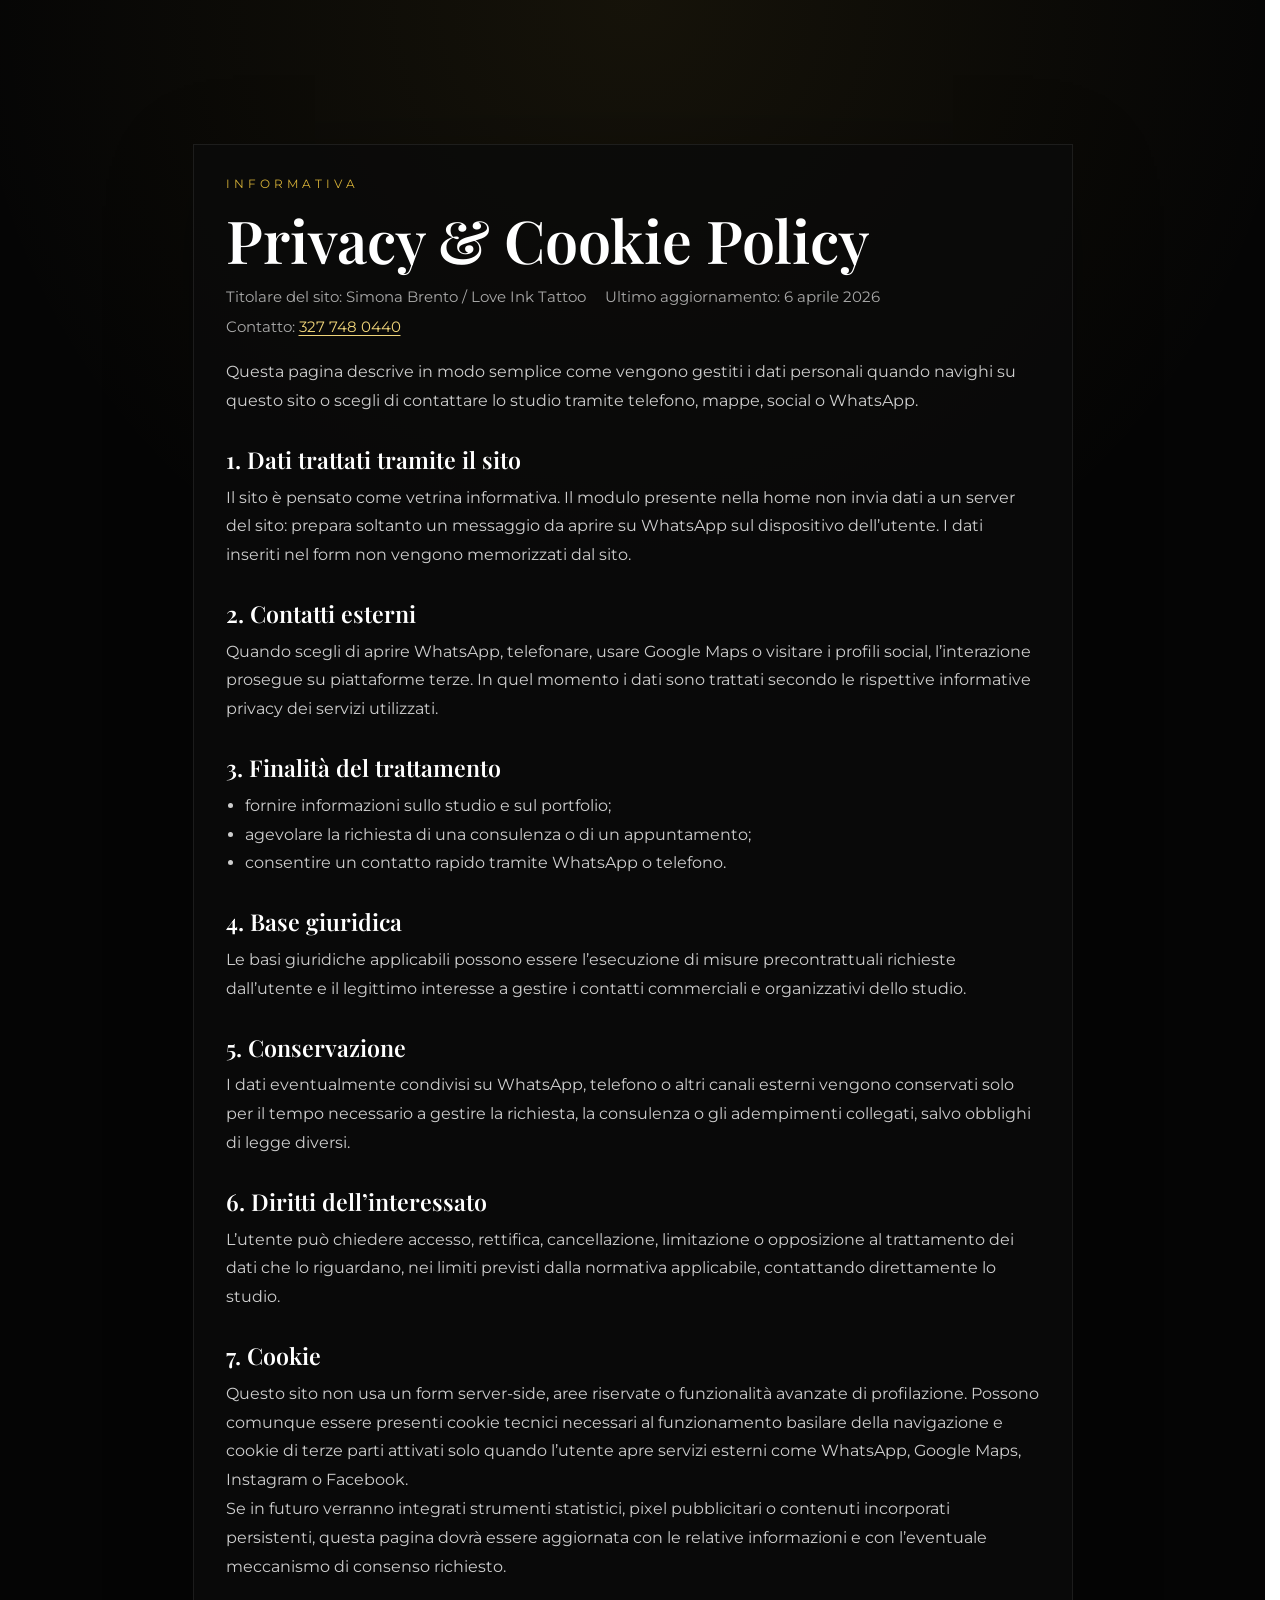
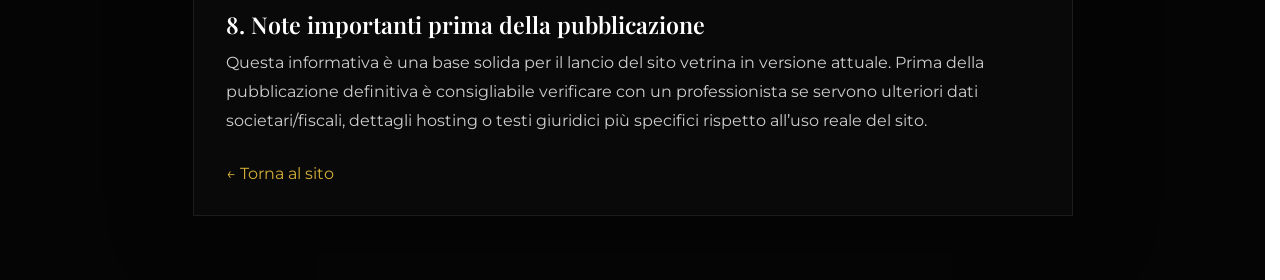
<file: privacy.html>
<!DOCTYPE html>
<html lang="it">
<head>
    <meta charset="UTF-8">
    <meta name="viewport" content="width=device-width, initial-scale=1.0">
    <meta name="robots" content="index,follow">
    <meta name="description" content="Informativa privacy e cookie del sito Love Ink Tattoo Bari.">
    <meta name="theme-color" content="#050505">
    <title>Privacy & Cookie Policy | Love Ink Tattoo Bari</title>
    <link rel="preconnect" href="https://fonts.googleapis.com">
    <link rel="preconnect" href="https://fonts.gstatic.com" crossorigin>
    <link href="https://fonts.googleapis.com/css2?family=Montserrat:wght@300;400;500;600;700&family=Playfair+Display:wght@400;600&display=swap" rel="stylesheet">
    <link rel="stylesheet" href="style.css?v=17">
</head>
<body>
    <main class="legal-page">
        <section class="legal-shell">
            <span class="since">Informativa</span>
            <h1>Privacy & Cookie Policy</h1>
            <div class="legal-meta">
                <span>Titolare del sito: Simona Brento / Love Ink Tattoo</span>
                <span>Ultimo aggiornamento: 6 aprile 2026</span>
                <span>Contatto: <a class="inline-link hover-target" href="tel:+393277480440">327 748 0440</a></span>
            </div>
            <p>Questa pagina descrive in modo semplice come vengono gestiti i dati personali quando navighi su questo sito o scegli di contattare lo studio tramite telefono, mappe, social o WhatsApp.</p>

            <h2>1. Dati trattati tramite il sito</h2>
            <p>Il sito è pensato come vetrina informativa. Il modulo presente nella home non invia dati a un server del sito: prepara soltanto un messaggio da aprire su WhatsApp sul dispositivo dell’utente. I dati inseriti nel form non vengono memorizzati dal sito.</p>

            <h2>2. Contatti esterni</h2>
            <p>Quando scegli di aprire WhatsApp, telefonare, usare Google Maps o visitare i profili social, l’interazione prosegue su piattaforme terze. In quel momento i dati sono trattati secondo le rispettive informative privacy dei servizi utilizzati.</p>

            <h2>3. Finalità del trattamento</h2>
            <ul>
                <li>fornire informazioni sullo studio e sul portfolio;</li>
                <li>agevolare la richiesta di una consulenza o di un appuntamento;</li>
                <li>consentire un contatto rapido tramite WhatsApp o telefono.</li>
            </ul>

            <h2>4. Base giuridica</h2>
            <p>Le basi giuridiche applicabili possono essere l’esecuzione di misure precontrattuali richieste dall’utente e il legittimo interesse a gestire i contatti commerciali e organizzativi dello studio.</p>

            <h2>5. Conservazione</h2>
            <p>I dati eventualmente condivisi su WhatsApp, telefono o altri canali esterni vengono conservati solo per il tempo necessario a gestire la richiesta, la consulenza o gli adempimenti collegati, salvo obblighi di legge diversi.</p>

            <h2>6. Diritti dell’interessato</h2>
            <p>L’utente può chiedere accesso, rettifica, cancellazione, limitazione o opposizione al trattamento dei dati che lo riguardano, nei limiti previsti dalla normativa applicabile, contattando direttamente lo studio.</p>

            <h2 id="cookie">7. Cookie</h2>
            <p>Questo sito non usa un form server-side, aree riservate o funzionalità avanzate di profilazione. Possono comunque essere presenti cookie tecnici necessari al funzionamento basilare della navigazione e cookie di terze parti attivati solo quando l’utente apre servizi esterni come WhatsApp, Google Maps, Instagram o Facebook.</p>
            <p>Se in futuro verranno integrati strumenti statistici, pixel pubblicitari o contenuti incorporati persistenti, questa pagina dovrà essere aggiornata con le relative informazioni e con l’eventuale meccanismo di consenso richiesto.</p>

            <h2>8. Note importanti prima della pubblicazione</h2>
            <p>Questa informativa è una base solida per il lancio del sito vetrina in versione attuale. Prima della pubblicazione definitiva è consigliabile verificare con un professionista se servono ulteriori dati societari/fiscali, dettagli hosting o testi giuridici più specifici rispetto all’uso reale del sito.</p>

            <a href="./index.html" class="legal-back hover-target">← Torna al sito</a>
        </section>
    </main>
</body>
</html>
</file>
<file: style.css>
:root {
    --bg: #050505;
    --bg-soft: #0d0d0d;
    --panel: rgba(255, 255, 255, 0.04);
    --panel-border: rgba(255, 255, 255, 0.08);
    --text: #ffffff;
    --muted: #b8b8b8;
    --gold: #d4af37;
    --gold-soft: rgba(212, 175, 55, 0.22);
    --cursor-default: #d4af37;
    --cursor-link: #c62828;
    --cursor-image: #ffffff;
    --radius: 24px;
    --shadow-soft: 0 12px 40px rgba(0, 0, 0, 0.35);
}

* {
    margin: 0;
    padding: 0;
    box-sizing: border-box;
    cursor: auto;
}

body, input, textarea, select, button {
    -webkit-font-smoothing: antialiased;
    text-rendering: optimizeLegibility;
}

html {
    scroll-behavior: smooth;
    scrollbar-gutter: stable;
}

body {
    background:
        radial-gradient(circle at top, rgba(120, 15, 15, 0.16), transparent 28%),
        linear-gradient(to bottom, #050505 0%, #030303 100%);
    color: var(--text);
    font-family: 'Montserrat', sans-serif;
    overflow-x: hidden;
    overflow-y: scroll;
}

a {
    color: inherit;
}

img,
video {
    max-width: 100%;
}

img {
    height: auto;
}


a:focus-visible,
button:focus-visible,
input:focus-visible,
textarea:focus-visible {
    outline: 2px solid var(--gold);
    outline-offset: 4px;
}

@media (prefers-reduced-motion: reduce) {
    html {
        scroll-behavior: auto;
    }

    *,
    *::before,
    *::after {
        animation-duration: 0.01ms !important;
        animation-iteration-count: 1 !important;
        transition-duration: 0.01ms !important;
    }

    .preloader-logo {
        animation: none !important;
    }

    #preloader,
    #preloader.is-hiding {
        transition: opacity 0.35s ease, visibility 0.35s ease;
    }
}


.section-shell {
    width: min(1200px, calc(100% - 40px));
    margin: 0 auto;
}

.section-shell.narrow {
    width: min(860px, calc(100% - 40px));
}


body.preloading {
    overflow: hidden;
}

body.preloading #preloader {
    display: block;
}

body.preloading nav,
body.preloading .whatsapp-float {
    opacity: 0;
    pointer-events: none;
}

body.preloading .hero > .hero-content {
    opacity: 1 !important;
}

body.preloading .hero > .hero-content .hero-logo {
    opacity: 1 !important;
    transform: translateY(0) scale(1) !important;
    animation: heartbeatReal 1.35s cubic-bezier(0.215, 0.61, 0.355, 1) infinite !important;
    transform-origin: center center;
    will-change: transform, filter;
    filter:
        brightness(1.2) contrast(1.1)
        drop-shadow(0 0 16px rgba(255, 255, 255, 0.18))
        drop-shadow(0 0 30px rgba(212, 175, 55, 0.16))
        drop-shadow(0 0 44px rgba(170, 20, 20, 0.14));
}

body.preloading .hero > .hero-content .hero-subtitle,
body.preloading .hero > .hero-content .hero-btns {
    opacity: 0 !important;
    visibility: hidden;
    pointer-events: none;
}

#preloader {
    position: fixed;
    inset: 0;
    background:
        radial-gradient(circle at center, rgba(170, 20, 20, 0.18) 0%, rgba(0, 0, 0, 0) 30%),
        linear-gradient(to bottom, #070707 0%, #000000 100%);
    z-index: 9;
    opacity: 1;
    visibility: visible;
    display: block;
    pointer-events: all;
    transition: opacity 1.15s ease, visibility 1.15s ease;
}

#preloader.is-hiding {
    opacity: 0;
    visibility: hidden;
}


body.preloading .hero > .hero-content .hero-main {
    display: inline-flex;
    flex-direction: column;
    align-items: center;
    justify-content: center;
    transform-origin: center center;
    animation: heroHeartbeatWrap 1.35s cubic-bezier(0.215, 0.61, 0.355, 1) infinite !important;
    will-change: transform, filter;
}

body.preloading .hero > .hero-content .hero-logo {
    animation: none !important;
}

@keyframes heroHeartbeatWrap {
    0% {
        transform: scale(1);
        filter: brightness(1.02);
    }
    10% {
        transform: scale(1.02);
        filter: brightness(1.04);
    }
    18% {
        transform: scale(1.085);
        filter: brightness(1.12);
    }
    28% {
        transform: scale(1.01);
        filter: brightness(1.03);
    }
    42% {
        transform: scale(1.055);
        filter: brightness(1.08);
    }
    58% {
        transform: scale(1);
        filter: brightness(1.02);
    }
    100% {
        transform: scale(1);
        filter: brightness(1.02);
    }
}

@keyframes heartbeatReal {
    0% {
        transform: scale(1);
        filter:
            brightness(1.16) contrast(1.08)
            drop-shadow(0 0 12px rgba(255, 255, 255, 0.14))
            drop-shadow(0 0 24px rgba(212, 175, 55, 0.12))
            drop-shadow(0 0 34px rgba(170, 20, 20, 0.10));
    }
    12% {
        transform: scale(1.035);
    }
    22% {
        transform: scale(1.09);
        filter:
            brightness(1.26) contrast(1.14)
            drop-shadow(0 0 18px rgba(255, 255, 255, 0.20))
            drop-shadow(0 0 34px rgba(212, 175, 55, 0.20))
            drop-shadow(0 0 50px rgba(170, 20, 20, 0.18));
    }
    34% {
        transform: scale(1.015);
    }
    48% {
        transform: scale(1);
    }
    60% {
        transform: scale(1.04);
    }
    72% {
        transform: scale(1.1);
        filter:
            brightness(1.28) contrast(1.15)
            drop-shadow(0 0 20px rgba(255, 255, 255, 0.22))
            drop-shadow(0 0 38px rgba(212, 175, 55, 0.22))
            drop-shadow(0 0 56px rgba(170, 20, 20, 0.20));
    }
    84% {
        transform: scale(1.012);
    }
    100% {
        transform: scale(1);
        filter:
            brightness(1.16) contrast(1.08)
            drop-shadow(0 0 12px rgba(255, 255, 255, 0.14))
            drop-shadow(0 0 24px rgba(212, 175, 55, 0.12))
            drop-shadow(0 0 34px rgba(170, 20, 20, 0.10));
    }
}

.grain-overlay {
    position: fixed;
    inset: 0;
    background: radial-gradient(circle at 20% 20%, rgba(255,255,255,0.035), transparent 22%), radial-gradient(circle at 80% 0%, rgba(212,175,55,0.05), transparent 18%), radial-gradient(circle at 50% 100%, rgba(170,20,20,0.05), transparent 24%);
    opacity: 0.35;
    pointer-events: none;
    z-index: 9998;
}

.cursor {
    width: 26px;
    height: 26px;
    background: var(--cursor-default);
    border-radius: 50%;
    position: fixed;
    top: 0;
    left: 0;
    pointer-events: none;
    z-index: 40000;
    transform: translate(-50%, -50%) scale(1);
    transition:
        width 0.3s ease,
        height 0.3s ease,
        opacity 0.3s ease,
        transform 0.25s ease,
        background-color 0.25s ease,
        border-color 0.25s ease,
        box-shadow 0.25s ease;
}

.cursor-active {
    width: 62px;
    height: 62px;
    opacity: 0.52;
}

.cursor-link {
    background: var(--cursor-link);
    box-shadow: 0 0 18px rgba(198, 40, 40, 0.35);
}

.cursor-link.cursor-nav,
.cursor-link.cursor-whatsapp {
    background: var(--cursor-link);
    box-shadow: 0 0 18px rgba(198, 40, 40, 0.35);
}

.cursor-image {
    background: var(--cursor-image);
    box-shadow: 0 0 18px rgba(255, 255, 255, 0.28);
    transform: translate(-50%, -50%) scale(1.14);
}

.cursor-text {
    width: 42px;
    height: 42px;
    background: transparent;
    border: 2px solid rgba(212, 175, 55, 0.72);
    box-shadow: 0 0 16px rgba(212, 175, 55, 0.18);
    opacity: 0.95;
}


.cursor-compact {
    width: 22px;
    height: 22px;
    opacity: 0.98;
}

nav {
    position: fixed;
    top: 0;
    width: 100%;
    padding: 28px 42px 58px;
    display: flex;
    justify-content: space-between;
    align-items: flex-start;
    z-index: 1000;
    backdrop-filter: blur(14px);
    -webkit-backdrop-filter: blur(14px);
    background: linear-gradient(to bottom,
        rgba(0, 0, 0, 0.46) 0%,
        rgba(0, 0, 0, 0.34) 38%,
        rgba(0, 0, 0, 0.20) 64%,
        rgba(0, 0, 0, 0.09) 82%,
        rgba(0, 0, 0, 0.02) 92%,
        rgba(0, 0, 0, 0) 100%);
    border-bottom: none;
    isolation: isolate;
    mask-image: linear-gradient(to bottom,
        rgba(0, 0, 0, 1) 0%,
        rgba(0, 0, 0, 1) 58%,
        rgba(0, 0, 0, 0.92) 72%,
        rgba(0, 0, 0, 0.62) 84%,
        rgba(0, 0, 0, 0.24) 93%,
        rgba(0, 0, 0, 0) 100%);
    -webkit-mask-image: linear-gradient(to bottom,
        rgba(0, 0, 0, 1) 0%,
        rgba(0, 0, 0, 1) 58%,
        rgba(0, 0, 0, 0.92) 72%,
        rgba(0, 0, 0, 0.62) 84%,
        rgba(0, 0, 0, 0.24) 93%,
        rgba(0, 0, 0, 0) 100%);
}

nav::before {
    content: "";
    position: absolute;
    left: 0;
    right: 0;
    bottom: 30px;
    height: 1px;
    background: linear-gradient(to right, transparent 0%, rgba(255, 255, 255, 0.03) 18%, rgba(255, 255, 255, 0.07) 50%, rgba(255, 255, 255, 0.03) 82%, transparent 100%);
    pointer-events: none;
    opacity: 0.45;
}

nav::after {
    content: "";
    position: absolute;
    left: 0;
    right: 0;
    bottom: -18px;
    height: 72px;
    background: linear-gradient(to bottom,
        rgba(0, 0, 0, 0.10) 0%,
        rgba(0, 0, 0, 0.07) 20%,
        rgba(0, 0, 0, 0.04) 44%,
        rgba(0, 0, 0, 0.015) 72%,
        rgba(0, 0, 0, 0) 100%);
    filter: blur(8px);
    pointer-events: none;
}


.nav-brand,
nav ul {
    position: relative;
    z-index: 1;
}

.nav-brand {
    font-family: 'Playfair Display', serif;
    letter-spacing: 5px;
    font-size: 0.85rem;
}

nav ul {
    display: flex;
    align-items: center;
    gap: 4px;
    list-style: none;
}

nav a {
    color: white;
    text-decoration: none;
    font-size: 0.72rem;
    letter-spacing: 3px;
    text-transform: uppercase;
    padding: 14px 18px;
    display: inline-block;
    position: relative;
    z-index: 1001;
    transition: color 0.3s ease;
}

nav a:hover {
    color: var(--gold);
}

.hero {
    min-height: 100vh;
    display: flex;
    align-items: center;
    justify-content: center;
    position: relative;
}

.hero-video-stack {
    position: absolute;
    inset: 0;
    z-index: -1;
    overflow: hidden;
}

.bg-video {
    position: absolute;
    inset: 0;
    width: 100%;
    height: 100%;
    object-fit: cover;
    opacity: 0;
    transition: opacity 0.9s ease-in-out;
}

.bg-video.is-visible {
    opacity: 1;
}

.hero-overlay {
    position: absolute;
    inset: 0;
    background:
        linear-gradient(to bottom, rgba(0,0,0,0.50), rgba(0,0,0,0.72)),
        radial-gradient(circle at center, rgba(0,0,0,0.10), rgba(0,0,0,0.65));
    z-index: 1;
}

.hero-content {
    position: relative;
    z-index: 10;
    width: 100%;
    min-height: 100vh;
    display: grid;
    place-items: center;
    text-align: center;
    opacity: 0;
    transition: opacity 1.2s ease;
}

.hero-content.hero-visible {
    opacity: 1;
}

.hero-logo {
    width: min(82vw, 430px);
    height: auto;
    display: block;
    margin: 0 auto 26px;
    filter:
        drop-shadow(0 0 10px rgba(255, 70, 70, 0.14))
        drop-shadow(0 0 22px rgba(212, 175, 55, 0.07));
    opacity: 0;
    transform: translateY(10px) scale(0.992);
    transition: opacity 0.95s ease 0.08s, transform 1.05s cubic-bezier(0.22, 1, 0.36, 1) 0.08s;
}

.hero-content.hero-visible .hero-logo {
    opacity: 1;
    transform: translateY(0) scale(1);
}

.hero-subtitle {
    color: rgba(255, 255, 255, 0.78);
    letter-spacing: 4px;
    text-transform: uppercase;
    font-size: 0.72rem;
    margin-bottom: 30px;
    opacity: 0;
    transform: translateY(14px);
    transition: opacity 0.9s ease 0.18s, transform 0.9s cubic-bezier(0.22, 1, 0.36, 1) 0.18s;
}

.hero-content.hero-visible .hero-subtitle {
    opacity: 1;
    transform: translateY(0);
}

.hero-btns {
    opacity: 0;
    transform: translateY(24px) scale(0.985);
    transition: opacity 1.1s ease 0.32s, transform 1.1s cubic-bezier(0.22, 1, 0.36, 1) 0.32s;
    display: flex;
    gap: 14px;
    flex-wrap: wrap;
    justify-content: center;
}

.hero-content.hero-visible .hero-btns {
    opacity: 1;
    transform: translateY(0) scale(1);
}

.book-btn,
.back-link,
.ghost-btn,
.whatsapp-float {
    display: inline-flex;
    align-items: center;
    justify-content: center;
    position: relative;
    z-index: 1001;
    padding: 16px 30px;
    border: 1.5px solid #ffffff;
    color: #ffffff;
    text-decoration: none;
    font-size: 0.72rem;
    letter-spacing: 3px;
    text-transform: uppercase;
    background: rgba(255, 255, 255, 0.05);
    transition: background 0.35s ease, color 0.35s ease, box-shadow 0.35s ease, transform 0.3s ease, border-color 0.35s ease;
    overflow: visible;
    border-radius: 999px;
    line-height: 1;
}

.book-btn:hover,
.back-link:hover,
.ghost-btn:hover,
.whatsapp-float:hover {
    background: var(--gold);
    color: #000000 !important;
    border-color: var(--gold);
    box-shadow: 0 0 24px rgba(212, 175, 55, 0.30);
    transform: translateY(-2px);
}

.ghost-btn {
    background: rgba(255, 255, 255, 0.02);
}

.whatsapp-float {
    position: fixed;
    right: 22px;
    bottom: 22px;
    z-index: 1200;
    background: rgba(8, 8, 8, 0.82);
    backdrop-filter: blur(12px);
    border-color: rgba(255,255,255,0.14);
    box-shadow: 0 12px 30px rgba(0,0,0,0.28);
}

.particle {
    position: absolute;
    background: var(--gold);
    border-radius: 50%;
    pointer-events: none;
    z-index: -1;
    animation: particle-move 0.8s ease-out forwards;
}

@keyframes particle-move {
    0% { transform: translate(0, 0) scale(1); opacity: 1; }
    100% { transform: translate(var(--x), var(--y)) scale(0); opacity: 0; }
}

section {
    padding: 120px 0;
}


main[id],
section[id],
h2[id] {
    scroll-margin-top: 120px;
}

@media (max-width: 768px) {
    main[id],
    section[id],
    h2[id] {
        scroll-margin-top: 96px;
    }
}

.since {
    display: block;
    font-size: 0.72rem;
    color: var(--gold);
    letter-spacing: 4px;
    margin-bottom: 18px;
    text-transform: uppercase;
}

h1,
h2 {
    font-family: 'Playfair Display', serif;
    font-size: clamp(2.2rem, 5vw, 3.7rem);
    font-weight: 600;
    line-height: 1.06;
    margin-bottom: 24px;
}

h3 {
    font-family: 'Playfair Display', serif;
    font-size: 1.5rem;
    font-weight: 600;
    margin-bottom: 16px;
}

.section-head {
    text-align: center;
    width: min(760px, 100%);
    margin: 0 auto 54px;
}

.section-head p,
.about-copy,
.info-card p,
.booking-copy p {
    color: var(--muted);
    line-height: 1.95;
    font-size: 1rem;
}


.about {
    padding-top: 110px;
}

.about-shell {
    display: grid;
    grid-template-columns: minmax(280px, 380px) minmax(0, 1fr);
    gap: 34px;
    align-items: center;
}

.artist-portrait {
    margin: 0;
    background: var(--panel);
    border: 1px solid var(--panel-border);
    border-radius: 28px;
    overflow: hidden;
    box-shadow: var(--shadow-soft);
    aspect-ratio: 4 / 5;
}

.artist-portrait img {
    width: 100%;
    height: 100%;
    display: block;
    object-fit: cover;
}

.about-copy-wrap {
    max-width: 680px;
}

.about-copy-main {
    color: #fff;
    font-size: 1.08rem;
}

.artist-notes {
    list-style: none;
    margin: 26px 0 0;
    padding: 0;
    display: grid;
    gap: 12px;
}

.artist-notes li {
    color: var(--muted);
    border-top: 1px solid rgba(255,255,255,0.08);
    padding-top: 12px;
}

.about-copy {
    text-align: left;
    font-size: 1.08rem;
}

.experience {
    padding-top: 20px;
}

.experience-grid {
    display: grid;
    grid-template-columns: repeat(3, 1fr);
    gap: 24px;
}

.info-card {
    background: var(--panel);
    border: 1px solid var(--panel-border);
    border-radius: var(--radius);
    padding: 32px 28px;
    box-shadow: var(--shadow-soft);
    text-align: left;
}

.card-kicker {
    display: inline-block;
    margin-bottom: 14px;
    color: var(--gold);
    font-size: 0.72rem;
    text-transform: uppercase;
    letter-spacing: 3px;
}

.portfolio {
    padding-top: 40px;
}

.grid {
    display: grid;
    gap: 22px;
}

.featured-grid {
    grid-template-columns: 1.05fr 1fr 1fr;
    grid-auto-rows: 300px;
}

.gallery-grid {
    grid-template-columns: repeat(3, 1fr);
    grid-auto-rows: 290px;
}

.grid-item {
    overflow: hidden;
    background: #101010;
    border-radius: 22px;
    border: 1px solid rgba(255, 255, 255, 0.05);
    box-shadow: var(--shadow-soft);
    min-height: 260px;
}

.grid-item img {
    width: 100%;
    height: 100%;
    object-fit: cover;
    filter: grayscale(1);
    transition: transform 1.1s cubic-bezier(0.19, 1, 0.22, 1), filter 0.8s ease;
    display: block;
}

.grid-item:hover img {
    filter: grayscale(0);
    transform: scale(1.06);
}

.grid-item.tall {
    grid-row: span 2;
}

.grid-item.wide {
    grid-column: span 2;
}

.center-btn {
    display: flex;
    justify-content: center;
    margin-top: 34px;
}

.booking {
    padding-top: 40px;
}

.booking-shell {
    display: grid;
    grid-template-columns: 0.95fr 1.05fr;
    gap: 28px;
    align-items: start;
}

.highlights-grid,
.experience-grid {
    display: grid;
    grid-template-columns: repeat(3, 1fr);
    gap: 22px;
}

.studio-highlights {
    padding-top: 40px;
    padding-bottom: 20px;
}

.booking-copy,
.booking-form {
    background: var(--panel);
    border: 1px solid var(--panel-border);
    border-radius: var(--radius);
    padding: 34px 30px;
    box-shadow: var(--shadow-soft);
}

.booking-shell {
    display: grid;
    grid-template-columns: minmax(320px, 0.95fr) minmax(360px, 1.05fr);
    gap: 24px;
    align-items: start;
}

input,
textarea,
select {
    width: 100%;
    border-radius: 0;
}

.form-field input,
.form-field textarea,
.form-field select {
    background: rgba(255,255,255,0.015);
}

.form-field input::placeholder,
.form-field textarea::placeholder {
    color: rgba(255,255,255,0.42);
}

.contact-list {
    display: flex;
    flex-direction: column;
    gap: 14px;
    margin-top: 28px;
}

.contact-list a,
.contact-list span {
    color: #fff;
    text-decoration: none;
    letter-spacing: 1px;
}

.booking-form {
    display: flex;
    flex-direction: column;
    gap: 18px;
}

.field-grid {
    display: grid;
    grid-template-columns: repeat(2, minmax(0, 1fr));
    gap: 18px;
}

.form-field {
    display: flex;
    flex-direction: column;
    gap: 10px;
}

.form-field label {
    font-size: 0.76rem;
    letter-spacing: 2px;
    text-transform: uppercase;
    color: rgba(255,255,255,0.84);
}

input,
textarea,
select {
    background: transparent;
    border: none;
    border-bottom: 1px solid rgba(255,255,255,0.16);
    padding: 18px 6px;
    color: white;
    font-family: inherit;
    font-size: 0.98rem;
}

input:focus,
textarea:focus {
    outline: none;
    border-bottom: 1px solid var(--gold);
}

.skip-link {
    position: absolute;
    left: 16px;
    top: -48px;
    background: #111;
    color: #fff;
    padding: 10px 14px;
    border-radius: 999px;
    z-index: 30000;
    text-decoration: none;
    transition: top 0.2s ease;
}

.skip-link:focus {
    top: 16px;
}

select {
    appearance: none;
    color: rgba(255,255,255,0.72);
    border-bottom: 1px solid rgba(255,255,255,0.16);
    transition: color 0.45s ease, border-color 0.45s ease, box-shadow 0.45s ease, background-color 0.45s ease;
}

select.has-value {
    color: rgba(255,255,255,0.98);
    border-bottom-color: rgba(196, 163, 111, 0.95);
    box-shadow: inset 0 -1px 0 rgba(196, 163, 111, 0.45);
}

select:focus {
    outline: none;
    border-bottom: 1px solid var(--gold);
}

select option {
    color: #111;
    background: #f7f4ee;
}

select optgroup {
    color: #6f5633;
    background: #f7f4ee;
    font-style: normal;
    font-weight: 700;
}

textarea {
    min-height: 140px;
    resize: vertical;
}

.form-note {
    color: var(--muted);
    font-size: 0.9rem;
    line-height: 1.7;
}

.form-actions {
    display: flex;
    flex-direction: column;
    gap: 10px;
    align-items: flex-start;
}

.form-status {
    color: var(--gold);
    min-height: 1.4em;
    font-size: 0.88rem;
}

.testimonials {
    padding-top: 30px;
}

.reviews-grid {
    display: grid;
    grid-template-columns: repeat(3, 1fr);
    gap: 22px;
    margin-top: 34px;
}

.review-card {
    min-height: 100%;
    background: linear-gradient(180deg, rgba(255,255,255,0.05), rgba(255,255,255,0.03));
    border: 1px solid var(--panel-border);
    border-radius: var(--radius);
    padding: 30px 26px;
    box-shadow: var(--shadow-soft);
}

.review-stars {
    color: var(--gold);
    letter-spacing: 4px;
    font-size: 0.92rem;
    margin-bottom: 18px;
}

.review-text {
    color: rgba(255,255,255,0.9);
    line-height: 1.9;
    font-size: 0.96rem;
}

.review-author {
    margin-top: 18px;
    color: var(--muted);
    letter-spacing: 0.08em;
    text-transform: uppercase;
    font-size: 0.72rem;
}

.gallery-toolbar {
    display: flex;
    flex-wrap: wrap;
    justify-content: center;
    gap: 10px;
    margin: 30px 0 26px;
}

.gallery-filter {
    border: 1px solid rgba(255,255,255,0.12);
    background: rgba(255,255,255,0.04);
    color: #fff;
    padding: 11px 16px;
    border-radius: 999px;
    letter-spacing: 2px;
    font-size: 0.68rem;
    text-transform: uppercase;
    transition: background-color 0.25s ease, border-color 0.25s ease, transform 0.25s ease;
}

.gallery-filter:hover,
.gallery-filter.is-active {
    background: rgba(198, 40, 40, 0.16);
    border-color: rgba(198, 40, 40, 0.42);
    transform: translateY(-1px);
}

.gallery-grid .grid-item.is-hidden {
    display: none;
}

.contact-footer {
    padding-top: 30px;
    padding-bottom: 80px;
}

.contact-footer p {
    color: white !important;
    letter-spacing: 3px;
    font-size: 0.8rem;
    line-height: 2.7;
    text-align: center;
}

.contact-footer a {
    color: white !important;
    text-decoration: none;
}

.socials {
    display: flex;
    justify-content: center;
    align-items: center;
    margin-top: 18px;
    flex-wrap: wrap;
    gap: 6px;
}

.socials a {
    color: white !important;
    text-decoration: none;
    letter-spacing: 3px;
    font-size: 0.78rem;
    display: inline-flex;
    align-items: center;
    justify-content: center;
    position: relative;
    padding: 8px 10px;
    line-height: 1;
    vertical-align: middle;
    z-index: 1001;
    overflow: visible;
}

.socials a:hover {
    color: var(--gold) !important;
}

.social-placeholder {
    color: rgba(255, 255, 255, 0.56);
    letter-spacing: 3px;
    font-size: 0.78rem;
    display: inline-flex;
    align-items: center;
    justify-content: center;
    padding: 8px 10px;
    line-height: 1;
}

.socials .sep {
    color: rgba(255, 255, 255, 0.2);
    font-size: 0.8rem;
    pointer-events: none;
    display: inline-flex;
    align-items: center;
    justify-content: center;
    line-height: 1;
    padding: 0 6px;
}

footer {
    padding: 36px 20px 54px;
    color: rgba(255,255,255,0.72);
    font-size: 0.66rem;
    letter-spacing: 4px;
    text-transform: uppercase;
    text-align: center;
}

.reveal {
    opacity: 0;
    transform: translateY(48px);
    transition: 1.1s cubic-bezier(0.19, 1, 0.22, 1);
}

.reveal.active {
    opacity: 1;
    transform: translateY(0);
}

.gallery-page nav {
    position: sticky;
    top: 0;
}

.gallery-section {
    padding-top: 70px;
}

@media (max-width: 1100px) {
    .highlights-grid,
    .experience-grid,
    .reviews-grid,
    .booking-shell,
    .gallery-grid,
    .featured-grid {
        grid-template-columns: 1fr 1fr;
    }

    .grid-item.wide {
        grid-column: span 2;
    }

    .grid-item.tall {
        grid-row: span 1;
    }
}

@media (max-width: 768px) {
    * {
        cursor: auto;
    }

    .cursor,
    .grain-overlay {
        display: none;
    }

    nav {
        padding: 18px 14px;
        justify-content: center;
        flex-direction: column;
        gap: 12px;
    }

    .nav-brand {
        text-align: center;
    }

    nav ul {
        display: flex;
        flex-wrap: wrap;
        justify-content: center;
        gap: 2px;
    }

    nav a {
        font-size: 0.64rem;
        letter-spacing: 2px;
        padding: 10px 12px;
    }

    section {
        padding: 86px 0;
    }

    .hero {
        min-height: 100svh;
    }

    .hero-content {
        min-height: 100svh;
    }

    .hero-logo {
        width: min(82vw, 320px);
    }

    .preloader-logo {
        width: min(82vw, 320px);
    }

    .hero-btns {
        flex-direction: column;
        width: 100%;
        align-items: center;
    }

    .book-btn,
    .back-link,
    .ghost-btn,
    .whatsapp-float {
        padding: 14px 22px;
        font-size: 0.7rem;
        letter-spacing: 2px;
        width: min(280px, 100%);
        text-align: center;
    }

    .whatsapp-float {
        right: 50%;
        transform: translateX(50%);
        bottom: 16px;
    }

    h1,
    h2 {
        font-size: 2rem;
    }

    .highlights-grid,
    .experience-grid,
    .reviews-grid,
    .booking-shell,
    .featured-grid,
    .gallery-grid,
    .grid,
    .field-grid {
        grid-template-columns: 1fr;
    }

    .grid-item,
    .grid-item.wide,
    .grid-item.tall {
        grid-column: auto;
        grid-row: auto;
        min-height: 280px;
    }

    .info-card,
    .booking-copy,
    .booking-form {
        padding: 26px 22px;
    }

    .contact-footer p {
        letter-spacing: 2px;
        font-size: 0.74rem;
    }

    .socials a,
    .social-placeholder {
        padding: 6px 8px;
        letter-spacing: 2px;
        font-size: 0.72rem;
    }
}

body.lightbox-open {
    overflow: hidden;
}

.gallery-trigger {
    outline: none;
}

.gallery-trigger:focus-visible {
    box-shadow: 0 0 0 2px rgba(212, 175, 55, 0.72);
    border-radius: 18px;
}

.gallery-trigger img {
    cursor: pointer;
}

.lightbox {
    position: fixed;
    inset: 0;
    background: rgba(2, 2, 2, 0.94);
    display: flex;
    align-items: center;
    justify-content: center;
    gap: 20px;
    padding: 32px;
    opacity: 0;
    visibility: hidden;
    pointer-events: none;
    z-index: 30000;
    transition: opacity 0.28s ease, visibility 0.28s ease;
}

.lightbox.is-open {
    opacity: 1;
    visibility: visible;
    pointer-events: auto;
}

.lightbox-figure {
    margin: 0;
    max-width: min(88vw, 1100px);
    width: 100%;
    display: flex;
    flex-direction: column;
    align-items: center;
    gap: 14px;
}

.lightbox-figure img {
    max-width: 100%;
    max-height: 82vh;
    width: auto;
    height: auto;
    object-fit: contain;
    border-radius: 18px;
    box-shadow: 0 24px 60px rgba(0, 0, 0, 0.5);
}

.lightbox figcaption {
    color: rgba(255,255,255,0.72);
    font-size: 0.8rem;
    letter-spacing: 0.08em;
    text-transform: uppercase;
    text-align: center;
}

.lightbox-close,
.lightbox-nav {
    border: 1px solid rgba(255,255,255,0.12);
    background: rgba(255,255,255,0.06);
    color: #fff;
    width: 52px;
    height: 52px;
    border-radius: 50%;
    display: inline-flex;
    align-items: center;
    justify-content: center;
    font-size: 1.8rem;
    line-height: 1;
    transition: transform 0.25s ease, background-color 0.25s ease, border-color 0.25s ease;
}

.lightbox-close:hover,
.lightbox-nav:hover {
    background: rgba(198, 40, 40, 0.18);
    border-color: rgba(198, 40, 40, 0.45);
    transform: scale(1.04);
}

.lightbox-close {
    position: absolute;
    top: 24px;
    right: 24px;
}

@media (max-width: 900px) {
    .lightbox {
        padding: 20px 14px 28px;
    }

    .lightbox-nav {
        position: absolute;
        bottom: 18px;
    }

    .lightbox-prev {
        left: calc(50% - 66px);
    }

    .lightbox-next {
        right: calc(50% - 66px);
    }

    .lightbox-close {
        top: 14px;
        right: 14px;
    }

    .lightbox-figure img {
        max-height: 76vh;
    }
}

@media (max-width: 768px) {
    .gallery-trigger { cursor: pointer; }
}

#preloader::after {
    content: "";
    position: absolute;
    inset: 0;
    background: radial-gradient(circle at center, rgba(255,255,255,0.025), transparent 42%);
    pointer-events: none;
}

@media (max-width: 768px) {
}

body:not(.preloading) .hero > .hero-content .hero-logo { animation: none; }


.hero-main {
    width: min(920px, calc(100% - 32px));
    margin: 0 auto;
}

.hero-title {
    width: fit-content;
    max-width: none;
    margin: 0 auto 18px;
    text-wrap: initial;
}

.hero-lead {
    width: min(720px, 100%);
    margin: 0 auto 22px;
    color: rgba(255,255,255,0.86);
    line-height: 1.9;
    font-size: 1.02rem;
}

.hero-meta,
.gallery-intro-meta {
    display: flex;
    justify-content: center;
    flex-wrap: wrap;
    gap: 10px;
    margin: 0 0 28px;
}

.hero-meta span,
.gallery-intro-meta span,
.booking-points li {
    border: 1px solid rgba(255,255,255,0.12);
    background: rgba(255,255,255,0.04);
    border-radius: 999px;
    padding: 10px 14px;
    color: rgba(255,255,255,0.88);
    font-size: 0.72rem;
    letter-spacing: 1.8px;
    text-transform: uppercase;
}

.trust-strip,
.proof,
.process,
.faq,
.gallery-cta {
    padding-top: 30px;
}

.trust-grid,
.process-grid,
.faq-grid {
    display: grid;
    grid-template-columns: repeat(2, 1fr);
    gap: 22px;
}

.trust-item,
.faq-item {
    background: var(--panel);
    border: 1px solid var(--panel-border);
    border-radius: var(--radius);
    padding: 28px 24px;
    box-shadow: var(--shadow-soft);
}

.trust-label {
    display: inline-block;
    margin-bottom: 14px;
    color: var(--gold);
    letter-spacing: 3px;
    text-transform: uppercase;
    font-size: 0.7rem;
}

.trust-item strong {
    display: block;
    font-family: 'Playfair Display', serif;
    font-size: 1.3rem;
    margin-bottom: 12px;
}

.trust-item p,
.gallery-cta-copy,
.faq-item p {
    color: var(--muted);
    line-height: 1.9;
}

.proof-grid .review-stars {
    font-size: 0.8rem;
    letter-spacing: 3px;
}

.booking-points {
    list-style: none;
    display: flex;
    flex-wrap: wrap;
    gap: 10px;
    margin: 24px 0 0;
    padding: 0;
}

.booking-points li {
    text-transform: none;
    letter-spacing: 0;
    font-size: 0.88rem;
    line-height: 1.5;
    border-radius: 18px;
}


.hero-title span {
    display: block;
    white-space: nowrap;
}

.faq-item summary {
    cursor: pointer;
    list-style: none;
    font-family: 'Playfair Display', serif;
    font-size: 1.22rem;
    margin-bottom: 0;
}

.faq-item[open] summary {
    margin-bottom: 14px;
}

.faq-item summary::-webkit-details-marker {
    display: none;
}

.hero-btns.is-static {
    opacity: 1;
    transform: none;
}

@media (max-width: 980px) {
    .booking-shell {
        grid-template-columns: 1fr;
    }

    .trust-grid,
    .process-grid,
    .faq-grid {
        grid-template-columns: 1fr;
    }
}

@media (max-width: 768px) {
    .booking-copy,
    .booking-form,
    .trust-item,
    .faq-item,
    .review-card {
        padding: 26px 20px;
    }

    .field-grid {
        grid-template-columns: 1fr;
    }

    .hero-title {
        width: fit-content;
        max-width: none;
    }

    .hero-lead {
        font-size: 0.96rem;
    }

    .hero-meta,
    .gallery-intro-meta,
    .booking-points {
        justify-content: flex-start;
    }

    .hero-main {
        width: min(100%, calc(100% - 24px));
    }
}

@media (prefers-reduced-motion: reduce) {
    .particle,
    .bg-video,
    .grid-item img,
    .hero-logo,
    .hero-subtitle,
    .hero-btns,
    .reveal {
        animation: none !important;
        transition: none !important;
        transform: none !important;
    }
}


@media (max-width: 640px) {
    .hero-video-stack {
        display: none;
    }

    .hero {
        background-image: linear-gradient(180deg, rgba(5, 5, 5, 0.55), rgba(5, 5, 5, 0.82)), url('hero-poster.jpg');
        background-size: cover;
        background-position: center;
    }
}


@media (max-width: 900px) {
    .about-shell {
        grid-template-columns: 1fr;
        gap: 24px;
    }

    .artist-portrait {
        max-width: 420px;
        width: 100%;
        justify-self: center;
    }

    .about-copy,
    .about-copy-main {
        text-align: center;
    }

    .artist-notes li {
        text-align: center;
    }
}


.gallery-page .gallery-grid {
    grid-auto-rows: 360px;
    gap: 22px;
}

.gallery-page .grid-item {
    display: flex;
    flex-direction: column;
    min-height: 0;
}

.gallery-page .grid-item .gallery-media {
    position: relative;
    flex: 1 1 auto;
    min-height: 0;
    overflow: hidden;
}

.gallery-page .grid-item img {
    height: 100%;
}

.gallery-page .gallery-caption {
    margin: 0;
    padding: 12px 14px 14px;
    color: rgba(255,255,255,0.78);
    font-size: 0.78rem;
    line-height: 1.45;
    letter-spacing: 0.02em;
    text-transform: none;
    background: rgba(255,255,255,0.02);
    border-top: 1px solid rgba(255,255,255,0.06);
}

@media (max-width: 980px) {
    .gallery-page .gallery-grid {
        grid-auto-rows: 330px;
    }
}

@media (max-width: 640px) {
    .gallery-page .gallery-grid {
        grid-auto-rows: auto;
    }

    .gallery-page .grid-item,
    .gallery-page .grid-item.wide,
    .gallery-page .grid-item.tall {
        grid-column: span 1;
        grid-row: span 1;
    }

    .gallery-page .grid-item .gallery-media {
        height: 300px;
    }
}


.back-to-top {
    position: fixed;
    right: 24px;
    bottom: 104px;
    width: 52px;
    height: 52px;
    border-radius: 50%;
    display: inline-flex;
    align-items: center;
    justify-content: center;
    background: rgba(8, 8, 8, 0.82);
    border: 1px solid rgba(212, 175, 55, 0.3);
    box-shadow: 0 14px 34px rgba(0, 0, 0, 0.28);
    color: var(--gold);
    font-size: 1.55rem;
    line-height: 1;
    text-decoration: none;
    opacity: 0;
    visibility: hidden;
    transform: translateY(14px);
    pointer-events: none;
    transition: opacity 0.28s ease, visibility 0.28s ease, transform 0.28s ease, background 0.28s ease, border-color 0.28s ease;
    z-index: 1200;
    -webkit-backdrop-filter: blur(10px);
    backdrop-filter: blur(10px);
}

.back-to-top:hover {
    background: rgba(18, 18, 18, 0.92);
    border-color: rgba(212, 175, 55, 0.55);
    transform: translateY(0);
}

.back-to-top.is-visible {
    opacity: 1;
    visibility: visible;
    transform: translateY(0);
    pointer-events: auto;
}

@media (max-width: 768px) {
    .back-to-top {
        right: 18px;
        bottom: 94px;
        width: 48px;
        height: 48px;
        font-size: 1.4rem;
    }
}


@media (max-width: 768px) {
    nav {
        padding-bottom: 46px;
    }

    nav::before {
        bottom: 24px;
    }

    nav::after {
        bottom: -14px;
        height: 54px;
        filter: blur(6px);
    }
}


body:not(.preloading) #preloader{display:none !important;}
.hero-quick-facts{display:flex;flex-wrap:wrap;justify-content:center;gap:12px;margin-top:22px;}
.hero-quick-facts span{padding:10px 14px;border:1px solid rgba(255,255,255,0.1);background:rgba(255,255,255,0.04);border-radius:999px;color:var(--muted);font-size:.9rem;}
.booking-info{padding:30px 0 10px;}
.booking-trust-grid{margin-top:26px;}
footer{display:flex;gap:8px;justify-content:center;flex-wrap:wrap;text-align:center;padding-inline:20px;}
@media (hover: hover) and (pointer: fine) and (min-width: 1024px){*{cursor:none;}}
@media (max-width: 767px){.hero-quick-facts{justify-content:flex-start;}.hero-quick-facts span{font-size:.82rem;}}

.hero::after{content:"";position:absolute;inset:0;background:linear-gradient(to bottom, rgba(5,5,5,0.2), rgba(5,5,5,0.45) 55%, rgba(5,5,5,0.78));pointer-events:none;}
.hero-content{position:relative;z-index:2;}
.book-btn,.ghost-btn,.gallery-filter,.back-link{min-height:48px;}
.form-note{max-width:58ch;}


/* v2 premium refinement */
.hero-logo { content-visibility: auto; }
.signature-styles { padding: 30px 0 10px; }
.signature-grid { display:grid; grid-template-columns: repeat(3, 1fr); gap: 20px; margin-top: 28px; }
.signature-card, .booking-aside .mini-proof { background: linear-gradient(180deg, rgba(255,255,255,0.05), rgba(255,255,255,0.03)); border: 1px solid var(--panel-border); border-radius: 22px; padding: 24px; box-shadow: var(--shadow-soft); }
.style-tag { display:inline-flex; align-items:center; gap:8px; padding: 8px 12px; border-radius:999px; background: rgba(212,175,55,0.12); color: #f3df98; font-size: 0.78rem; letter-spacing: 0.08em; text-transform: uppercase; margin-bottom: 14px; }
.signature-card h3 { font-size: 1.2rem; margin-bottom: 10px; }
.signature-card p { color: var(--muted); line-height: 1.7; }
.booking-shell { align-items: start; }
.booking-aside { display:grid; gap: 14px; margin-bottom: 20px; }
.booking-aside .mini-proof p { color: var(--muted); margin-top: 8px; line-height: 1.65; }
.inline-link { color: #f0d57a; text-decoration: underline; text-underline-offset: 3px; }
.footer-actions { display:flex; justify-content:center; gap: 14px; margin: 22px 0 18px; flex-wrap: wrap; }
.mobile-booking-bar { position: fixed; left: 12px; right: 12px; bottom: 12px; z-index: 12000; display:none; gap: 10px; padding: 10px; border-radius: 20px; background: rgba(8,8,8,0.9); border:1px solid rgba(255,255,255,0.08); backdrop-filter: blur(10px); box-shadow: 0 14px 40px rgba(0,0,0,0.35); }
.mobile-booking-link { flex:1; min-height: 48px; display:inline-flex; justify-content:center; align-items:center; text-decoration:none; border-radius: 14px; border: 1px solid rgba(255,255,255,0.1); background: rgba(255,255,255,0.04); font-weight: 600; }
.mobile-booking-link.is-primary { background: linear-gradient(135deg, rgba(212,175,55,0.22), rgba(170,20,20,0.28)); border-color: rgba(212,175,55,0.4); }
.contact-list a, .contact-list span { overflow-wrap:anywhere; }
@media (max-width: 900px) { .signature-grid { grid-template-columns: 1fr; } }
@media (max-width: 767px) { .mobile-booking-bar { display:flex; } body { padding-bottom: 86px; } .whatsapp-float { bottom: 90px; } .footer-actions { flex-direction: column; } }

@media (hover: none), (pointer: coarse), (max-width: 1023px) { .cursor { display:none !important; } }


.footer-main {
    display: inline-flex;
    gap: .35rem;
    flex-wrap: wrap;
    justify-content: center;
}

.footer-legal {
    margin-top: .6rem;
    display: inline-flex;
    gap: .55rem;
    align-items: center;
    justify-content: center;
    flex-wrap: wrap;
    font-size: .78rem;
    letter-spacing: .12em;
    text-transform: uppercase;
}

.footer-legal a {
    color: inherit;
    text-decoration: none;
    opacity: .84;
}

.footer-legal a:hover,
.footer-legal a:focus-visible {
    opacity: 1;
}

.legal-page {
    min-height: 100vh;
    padding: clamp(7rem, 12vw, 9rem) 1.2rem 4rem;
    background: radial-gradient(circle at top, rgba(212,175,55,.08), transparent 34%), #050505;
}

.legal-shell {
    max-width: 880px;
    margin: 0 auto;
    padding: clamp(1.4rem, 3vw, 2rem);
    border: 1px solid rgba(255,255,255,.08);
    background: rgba(10,10,10,.82);
    box-shadow: 0 22px 80px rgba(0,0,0,.28);
}

.legal-shell h1 {
    margin-bottom: .85rem;
}

.legal-shell h2 {
    margin-top: 2rem;
    margin-bottom: .7rem;
    font-size: clamp(1.1rem, 2vw, 1.45rem);
}

.legal-shell p,
.legal-shell li {
    color: rgba(255,255,255,.8);
    line-height: 1.8;
}

.legal-shell ul {
    padding-left: 1.2rem;
}

.legal-meta {
    display: flex;
    flex-wrap: wrap;
    gap: .75rem 1.2rem;
    margin: 1rem 0 1.4rem;
    color: rgba(255,255,255,.65);
    font-size: .92rem;
}

.legal-back {
    display: inline-flex;
    align-items: center;
    gap: .5rem;
    margin-top: 1.8rem;
    color: var(--gold);
    text-decoration: none;
}


/* v4.1 refinement */
.booking { padding-top: 34px; padding-bottom: 10px; }
.booking-shell { grid-template-columns: minmax(320px, 1.02fr) minmax(260px, 0.82fr); gap: 22px; }
.booking-copy { min-height: 100%; }
.booking-copy p { max-width: 58ch; }
.booking-form-section { padding: 34px 0 12px; }
.booking-form-head { max-width: 760px; margin: 0 auto 24px; text-align: center; }
.booking-form-section .booking-form { max-width: 820px; margin: 0 auto; }
.legal-note-footer { margin-top: 20px; max-width: 56ch; margin-inline: auto; line-height: 1.85; }
@media (max-width: 980px) { .booking-shell { grid-template-columns: 1fr; } .booking-form-section { padding-top: 28px; } }
@media (max-width: 767px) { .booking-form-section .booking-form { padding: 28px 20px; } .legal-note-footer { max-width: 34ch; } }
</file>
